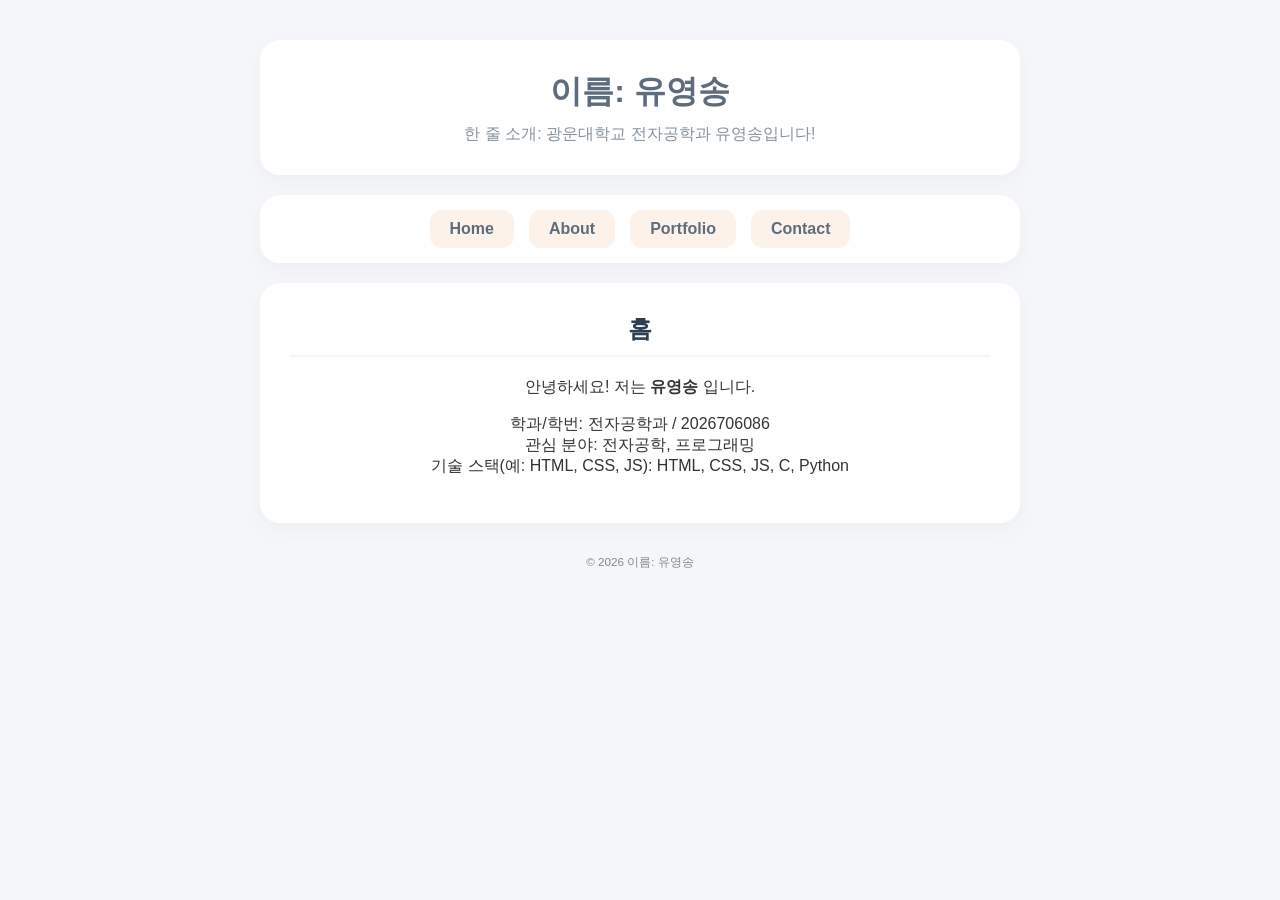
<file: index.html>
<!DOCTYPE html>
<html lang="ko">
<head>
  <meta charset="UTF-8" />
  <meta name="viewport" content="width=device-width, initial-scale=1.0"/>
  <title>인터넷활용 실습 템플릿</title>
  <link rel="stylesheet" href="style2.css">
</head>
<body>
<header>
  <h1>이름: 유영송</h1>
  <p class="subtitle">한 줄 소개: 광운대학교 전자공학과 유영송입니다!</p>
</header>
<nav>
  <a href="index.html">Home</a>
  <a href="about.html">About</a>
  <a href="portfolio.html">Portfolio</a>
  <a href="contact.html">Contact</a>
</nav>
<main class="container">
<section>
  <h2>홈</h2>
  <p>안녕하세요! 저는 <strong>유영송</strong> 입니다.</p>
  <ul>
    <li>학과/학번: 전자공학과 / 2026706086</li>
    <li>관심 분야: 전자공학, 프로그래밍</li>
    <li>기술 스택(예: HTML, CSS, JS): HTML, CSS, JS, C, Python</li>
  </ul>
</section>
</main>
<footer>
  <small>&copy; <span id="year"></span> 이름: 유영송</small>
</footer>
<script src="script.js"></script>
</body>
</html>
</file>
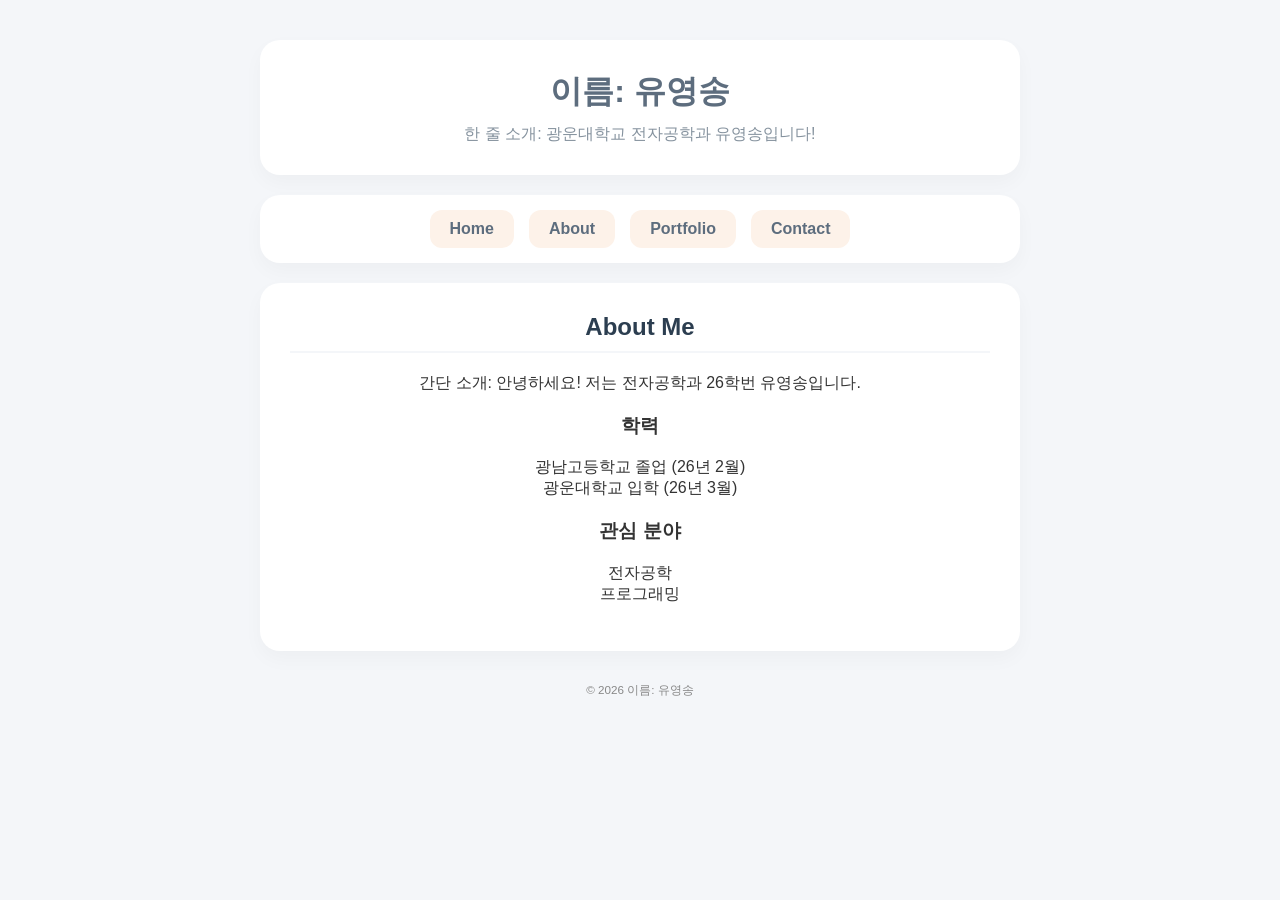
<file: about.html>
<!DOCTYPE html>
<html lang="ko">

<head>
  <meta charset="UTF-8" />
  <meta name="viewport" content="width=device-width, initial-scale=1.0" />
  <title>인터넷활용 실습 템플릿</title>
  <link rel="stylesheet" href="style2.css">
</head>

<body>
  <header>
    <h1>이름: 유영송</h1>
    <p class="subtitle">한 줄 소개: 광운대학교 전자공학과 유영송입니다!</p>
  </header>
  <nav>
    <a href="index.html">Home</a>
    <a href="about.html">About</a>
    <a href="portfolio.html">Portfolio</a>
    <a href="contact.html">Contact</a>
  </nav>
  <main class="container">
    <section>
      <h2>About Me</h2>
      <p>간단 소개: 안녕하세요! 저는 전자공학과 26학번 유영송입니다.</p>
      <h3>학력</h3>
      <ul>
        <li>광남고등학교 졸업 (26년 2월)</li>
        <li>광운대학교 입학 (26년 3월)</li>
      </ul>
      <h3>관심 분야</h3>
      <ul>
        <li>전자공학</li>
        <li>프로그래밍</li>
      </ul>
    </section>
  </main>
  <footer>
    <small>&copy; <span id="year"></span> 이름: 유영송</small>
  </footer>
  <script src="script.js"></script>
</body>

</html>
</file>
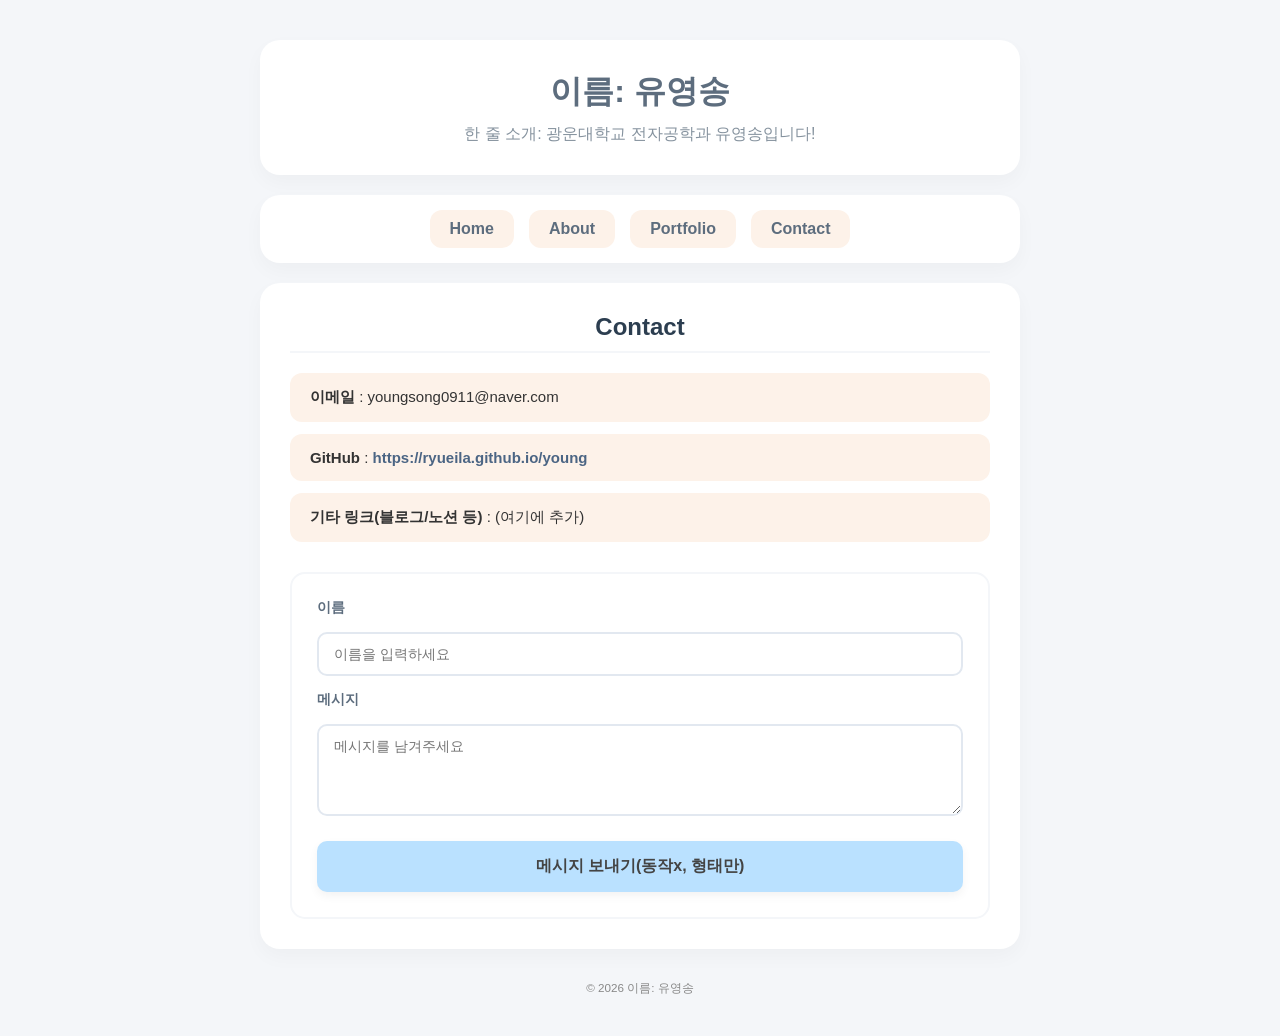
<file: contact.html>
<!DOCTYPE html>
<html lang="ko">

<head>
  <meta charset="UTF-8" />
  <meta name="viewport" content="width=device-width, initial-scale=1.0" />
  <title>인터넷활용 실습 템플릿</title>
  <link rel="stylesheet" href="style2.css">
  <style>
    /* ----- Contact 페이지 전용 스타일 ----- */
    .contact-section {
      text-align: left;
    }

    /* 연락처 정보 리스트 카드 스타일 */
    .contact-info {
      display: flex;
      flex-direction: column;
      gap: 12px;
      margin-bottom: 30px;
    }

    .contact-info li {
      background-color: #fdf2e9;
      /* 연한 살구색 */
      padding: 15px 20px;
      border-radius: 12px;
      font-size: 15px;
      color: #333;
    }

    .contact-info a {
      color: #4b6584;
      font-weight: bold;
      text-decoration: none;
    }

    .contact-info a:hover {
      text-decoration: underline;
    }

    /* 폼 전체 테두리 상자 */
    .contact-form {
      background-color: #ffffff;
      border: 2px solid #f4f6f9;
      padding: 25px;
      border-radius: 15px;
      display: flex;
      flex-direction: column;
      gap: 15px;
    }

    .contact-form label {
      font-size: 14px;
      font-weight: bold;
      color: #5d6d7e;
    }

    /* 입력창 및 텍스트 영역 */
    .contact-form input,
    .contact-form textarea {
      padding: 12px 15px;
      border: 2px solid #e2e8f0;
      border-radius: 10px;
      font-family: inherit;
      font-size: 14px;
      outline: none;
      transition: border-color 0.3s;
    }

    /* 입력창 클릭(포커스) 시 파스텔 블루 포인트 */
    .contact-form input:focus,
    .contact-form textarea:focus {
      border-color: #bae1ff;
    }

    /* 보내기 버튼 */
    .btn-submit {
      background-color: #bae1ff;
      color: #444;
      padding: 15px;
      border: none;
      border-radius: 10px;
      font-weight: bold;
      font-size: 16px;
      cursor: pointer;
      transition: all 0.2s;
      margin-top: 10px;
    }

    .btn-submit:hover {
      background-color: #a5d4fc;
      transform: translateY(-2px);
    }
  </style>
</head>

<body>
  <header>
    <h1>이름: 유영송</h1>
    <p class="subtitle">한 줄 소개: 광운대학교 전자공학과 유영송입니다!</p>
  </header>
  <nav>
    <a href="index.html">Home</a>
    <a href="about.html">About</a>
    <a href="portfolio.html">Portfolio</a>
    <a href="contact.html">Contact</a>
  </nav>
  <main class="container">
    <section class="contact-section">
      <h2>Contact</h2>
      <ul class="contact-info">
        <li><strong>이메일</strong> : youngsong0911@naver.com</li>
        <li><strong>GitHub</strong> : <a href="https://ryueila.github.io/young" target="_blank">https://ryueila.github.io/young</a></li>
        <li><strong>기타 링크(블로그/노션 등)</strong> : (여기에 추가)</li>
      </ul>

      <form class="contact-form">
        <label for="name">이름</label>
        <input type="text" id="name" placeholder="이름을 입력하세요">

        <label for="message">메시지</label>
        <textarea id="message" rows="4" placeholder="메시지를 남겨주세요"></textarea>

        <button type="submit" class="btn-submit">메시지 보내기(동작x, 형태만)</button>
      </form>
    </section>
  </main>
  <footer>
    <small>&copy; <span id="year"></span> 이름: 유영송</small>
  </footer>
  <script src="script.js"></script>
</body>

</html>
</file>
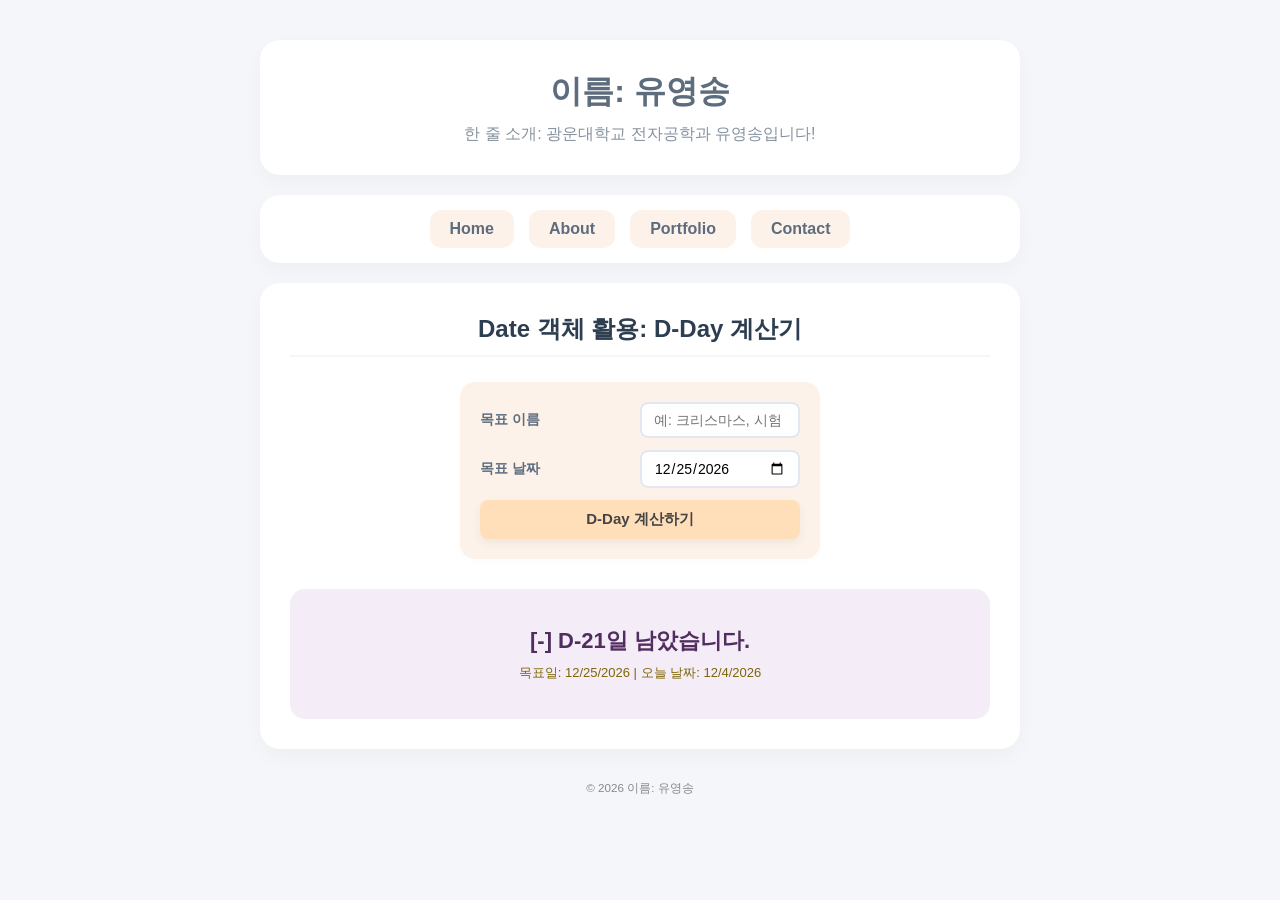
<file: dday.html>
<!DOCTYPE html>
<html lang="ko">

<head>
    <meta charset="UTF-8" />
    <meta name="viewport" content="width=device-width, initial-scale=1.0" />
    <title>인터넷활용 실습 템플릿</title>
    <link rel="stylesheet" href="style2.css">
    <style>
        /* 이 페이지에서만 쓸 디데이 전용 파스텔톤 스타일 */
        .dday-section {
            text-align: center;
        }

        .dday-section h2 {
            color: #2c3e50;
            margin-top: 0;
            font-size: 24px;
        }

        /* 입력 폼 제어 영역 */
        .dday-setter {
            display: flex;
            flex-direction: column;
            gap: 12px;
            max-width: 320px;
            margin: 25px auto;
            background-color: #fdf2e9;
            /* 연한 살구색 미니 카드 */
            padding: 20px;
            border-radius: 15px;
            box-shadow: 0 4px 10px rgba(0, 0, 0, 0.01);
        }

        .form-group {
            display: flex;
            align-items: center;
            justify-content: space-between;
            gap: 10px;
        }

        .form-group label {
            font-size: 14px;
            font-weight: bold;
            color: #5d6d7e;
        }

        /* 달력 및 입력창 스타일 */
        .dday-setter input {
            padding: 8px 12px;
            border: 2px solid #e2e8f0;
            border-radius: 8px;
            font-family: inherit;
            font-size: 14px;
            outline: none;
            transition: border-color 0.3s;
            width: 160px;
            box-sizing: border-box;
        }

        .dday-setter input:focus {
            border-color: #ffdfba;
        }

        /* 계산 버튼 (기존 공통 버튼 스타일 응용) */
        .btn-calc {
            background-color: #ffdfba;
            /* 파스텔 오렌지 */
            color: #444;
            border: none;
            padding: 10px;
            border-radius: 8px;
            font-weight: bold;
            cursor: pointer;
            font-size: 15px;
            transition: all 0.2s;
        }

        .btn-calc:hover {
            filter: brightness(0.95);
            transform: translateY(-1px);
        }

        /* 결과창 디자인 상자 */
        #ddayResult {
            margin-top: 30px;
            padding: 25px;
            background-color: #f4ecf7;
            /* 연한 파스텔 보라색 결과 상자 */
            border-radius: 15px;
            color: #512e5f;
            min-height: 80px;
            display: flex;
            flex-direction: column;
            justify-content: center;
            align-items: center;
            gap: 8px;
        }

        #ddayResult h3 {
            margin: 0;
            font-size: 22px;
            font-weight: bold;
        }

        #ddayResult p {
            margin: 0;
            font-size: 13px;
            color: #7d6608;
        }
    </style>
    <script>
        // 페이지 로드 시 오늘 날짜 기준으로 초기 안내 메시지 띄우기
        window.onload = function () {
            // 2026년 기준 기본 타겟 날짜 예시 세팅 (예: 2026-12-25)
            document.getElementById("targetDate").value = "2026-12-25";
            calculateDDay();
        }

        function calculateDDay() {
            let titleInput = document.getElementById("targetTitle").value.trim();
            let dateInput = document.getElementById("targetDate").value;
            let resultBox = document.getElementById("ddayResult");

            // 날짜를 선택하지 않았을 때 예외 처리
            if (!dateInput) {
                resultBox.innerHTML = "<h3>목표 날짜를 선택해 주세요!</h3>";
                return;
            }

            if (!titleInput) {
                titleInput = "-";
            }

            let now = new Date();
            // 시간 계산의 정확성을 위해 오늘 날짜의 시, 분, 초, 밀리초를 0으로 초기화합니다.
            let today = new Date(now.getFullYear(), now.getMonth(), now.getDate());

            // 입력받은 연, 월, 일 분리하여 Date 객체 생성
            let parts = dateInput.split("-");
            let targetDate = new Date(parts[0], parts[1] - 1, parts[2]);

            // 날짜 차이 계산 (밀리초 단위)
            let diffMs = targetDate.getTime() - today.getTime();
            // 밀리초를 일(day) 단위로 변환
            let diffDay = Math.ceil(diffMs / (1000 * 60 * 60 * 24));

            // HTML 구조로 출력 문자열 만들기
            let resultHTML = "";

            if (diffDay === 0) {
                resultHTML = `<h3>[${titleInput}] D-Day</h3>`;
            } else if (diffDay > 0) {
                resultHTML = `<h3>[${titleInput}] D-${diffDay}일 남았습니다.</h3>`;
            } else {
                resultHTML = `<h3>[${titleInput}] D+${Math.abs(diffDay)}일 지났습니다.</h3>`;
            }

            // 하단에 기준 정보 추가 표기
            resultHTML += `<p>목표일: ${targetDate.toLocaleDateString()} | 오늘 날짜: ${today.toLocaleDateString()}</p>`;

            // 화면 업데이트
            resultBox.innerHTML = resultHTML;
        }
    </script>
</head>

<body>
    <header>
        <h1>이름: 유영송</h1>
        <p class="subtitle">한 줄 소개: 광운대학교 전자공학과 유영송입니다!</p>
    </header>
    <nav>
        <a href="index.html">Home</a>
        <a href="about.html">About</a>
        <a href="portfolio.html">Portfolio</a>
        <a href="contact.html">Contact</a>
    </nav>
    <main class="container">
        <section class="dday-section">
            <h2>Date 객체 활용: D-Day 계산기</h2>

            <div class="dday-setter">
                <div class="form-group">
                    <label for="targetTitle">목표 이름</label>
                    <input type="text" id="targetTitle" placeholder="예: 크리스마스, 시험">
                </div>
                <div class="form-group">
                    <label for="targetDate">목표 날짜</label>
                    <input type="date" id="targetDate">
                </div>
                <button class="btn-calc" onclick="calculateDDay()">D-Day 계산하기</button>
            </div>

            <div id="ddayResult">
            </div>
        </section>
    </main>
    <footer>
        <small>&copy; <span id="year"></span> 이름: 유영송</small>
    </footer>
    <script src="script.js"></script>
</body>

</html>
</file>
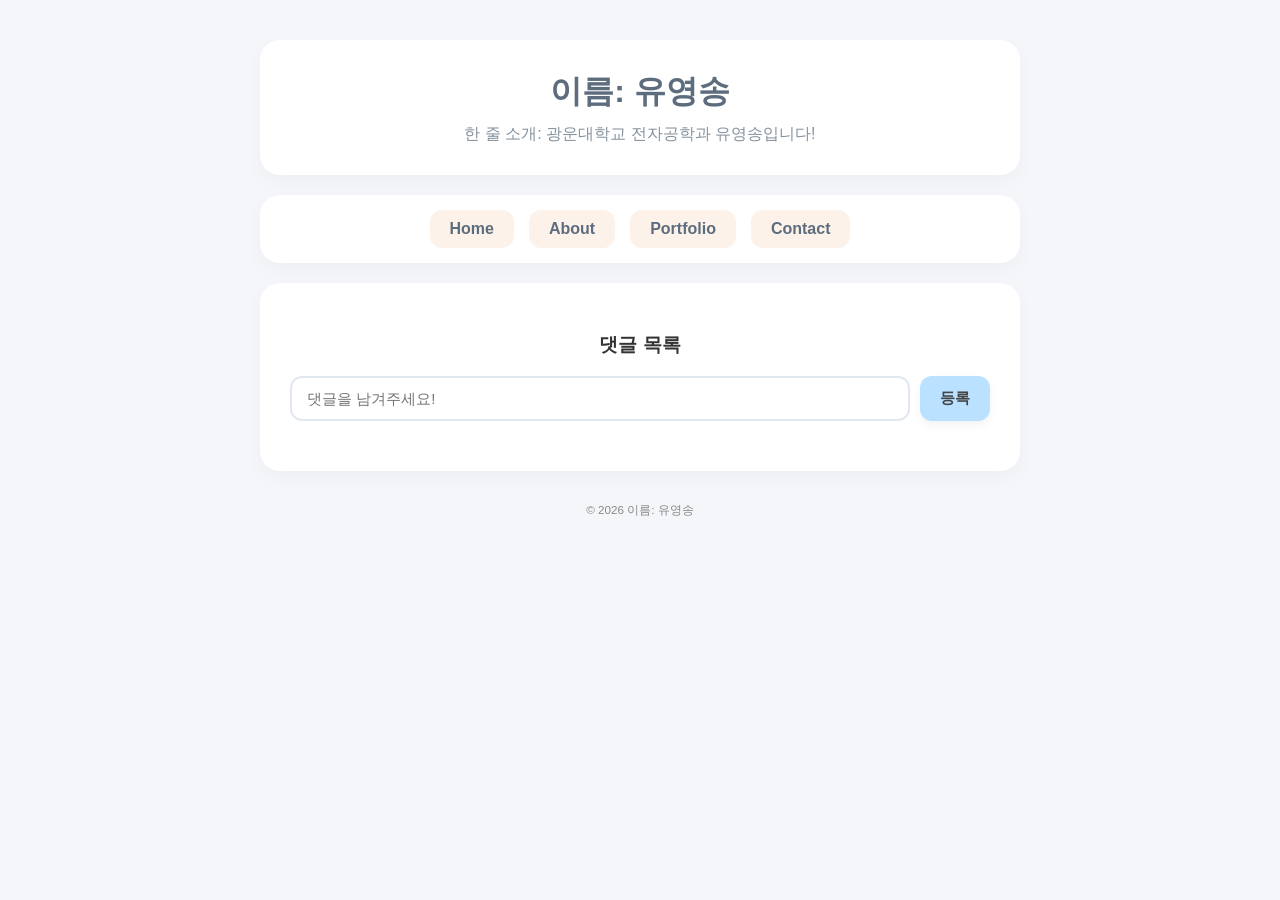
<file: dom_list.html>
<!DOCTYPE html>
<html lang="ko">

<head>
    <meta charset="UTF-8" />
    <meta name="viewport" content="width=device-width, initial-scale=1.0" />
    <title>인터넷활용 실습 템플릿</title>
    <link rel="stylesheet" href="style2.css">
    <style>
        .comment-section {
            text-align: left;
            /* 댓글 영역은 왼쪽 정렬이 자연스럽습니다 */
            margin-top: 20px;
        }

        /* 입력창과 버튼을 나란히 배치 */
        .comment-input-area {
            display: flex;
            gap: 10px;
            margin-bottom: 20px;
        }

        #commentInput {
            flex-grow: 1;
            /* 남은 공간을 모두 차지하도록 설정 */
            padding: 12px 15px;
            border: 2px solid #e2e8f0;
            border-radius: 12px;
            font-size: 15px;
            outline: none;
            transition: border-color 0.3s;
            font-family: 'Noto Sans KR', sans-serif;
        }

        #commentInput:focus {
            border-color: #bae1ff;
            /* 포커스 시 파스텔 블루 테두리 */
        }

        .btn-submit {
            background-color: #bae1ff;
            color: #444;
            padding: 12px 20px;
            border: none;
            border-radius: 12px;
            cursor: pointer;
            font-weight: bold;
            font-size: 15px;
            transition: transform 0.2s, filter 0.3s;
            white-space: nowrap;
        }

        .btn-submit:hover {
            filter: brightness(0.95);
        }

        /* 댓글 목록 리스트 스타일 */
        #commentList {
            list-style: none;
            /* 기본 점(bullet) 제거 */
            padding: 0;
            margin: 0;
            display: flex;
            flex-direction: column;
            gap: 12px;
            /* 댓글 사이 간격 */
        }

        #commentList li {
            background-color: #fdf2e9;
            /* 연한 살구색 카드 */
            padding: 15px 20px;
            border-radius: 12px;
            display: flex;
            flex-direction: column;
            gap: 8px;
            box-shadow: 0 2px 5px rgba(0, 0, 0, 0.02);
            transition: transform 0.2s;
            text-align: left;
        }

        #commentList li:hover {
            transform: translateY(-2px);
            /* 마우스 올렸을 때 살짝 떠오르는 효과 */
        }

        .comment-header {
            display: flex;
            justify-content: space-between;
            align-items: center;
            font-size: 12px;
            color: #85929e;
        }

        .comment-text {
            font-size: 15px;
            color: #333;
            line-height: 1.5;
            word-break: break-all;
            /* 긴 영어/숫자 줄바꿈 처리 */
        }

        .delete-btn {
            background: none;
            border: none;
            color: #d9534f;
            /* 파스텔 레드 */
            cursor: pointer;
            font-size: 12px;
            font-weight: bold;
            padding: 0;
            margin: 0;
        }

        .delete-btn:hover {
            text-decoration: underline;
        }

        /* 공감 버튼 기본 스타일 (더 얇고 슬림하게 수정) */
        .like-btn {
            background-color: #ffffff;
            border: 1px solid #e2e8f0;
            border-radius: 20px;
            padding: 2px 8px;
            /* 안쪽 여백을 줄여 버튼을 얇게 만듦 */
            font-size: 12px;
            /* 글씨 크기도 살짝 축소 */
            color: #555;
            cursor: pointer;
            display: flex;
            align-items: center;
            gap: 3px;
            transition: all 0.2s ease;
        }

        /* 공감 버튼에 마우스를 올렸을 때 */
        .like-btn:hover {
            background-color: #f1f5f9;
            /* 은은한 그레이 톤 */
            border-color: #cbd5e1;
        }

        /* 공감이 활성화되었을 때 (클릭 후) */
        .like-btn.liked {
            background-color: #e2e8f0;
            /* 조금 더 짙은 그레이 */
            border-color: #cbd5e1;
            color: #000000;
            /* 글자와 하트 색상을 진한 검은색으로 */
            font-weight: bold;
        }
    </style>
    <script>
        // 댓글 추가 함수
        function addComment() {
            var inputElem = document.getElementById("commentInput");
            var inputStr = inputElem.value;

            // 1. 내용 빈 문자열 체크
            if (inputStr.trim() === "") {
                alert("댓글 내용을 입력해주세요.");
                inputElem.focus();
                return;
            }

            // 2. 현재 날짜와 시간 구하기 (YYYY-MM-DD HH:MM)
            var now = new Date();
            var year = now.getFullYear();
            var month = String(now.getMonth() + 1).padStart(2, '0');
            var date = String(now.getDate()).padStart(2, '0');
            var hours = String(now.getHours()).padStart(2, '0');
            var minutes = String(now.getMinutes()).padStart(2, '0');
            var timeString = year + "-" + month + "-" + date + " " + hours + ":" + minutes;

            // 3. 부모 요소(ul) 찾기 및 새로운 요소(li) 생성
            var parent = document.getElementById("commentList");
            var newLi = document.createElement("li");

            // 4. HTML 구조 채우기 (기본 하트를 ♡ 기호로 변경)
            newLi.innerHTML = `
            <div class="comment-header">
                <span class="timestamp">${timeString}</span>
                <button class="delete-btn">삭제</button>
            </div>
            <div class="comment-text">${inputStr}</div>
            <div class="comment-footer">
                <button class="like-btn">
                    <span class="like-icon">♡</span>
                    <span class="like-count">0</span>
                </button>
            </div>
        `;

            // 5. 삭제 버튼 이벤트 연결
            var deleteBtn = newLi.querySelector('.delete-btn');
            deleteBtn.onclick = function () {
                parent.removeChild(newLi);
            };

            // 6. 공감(좋아요) 토글 이벤트 연결 (검은색 기본 하트 토글)
            var likeBtn = newLi.querySelector('.like-btn');
            var likeIcon = newLi.querySelector('.like-icon');
            var likeCount = newLi.querySelector('.like-count');

            var count = 0;
            var isLiked = false;

            likeBtn.onclick = function () {
                if (!isLiked) {
                    count++;
                    likeIcon.textContent = "♥"; // 채워진 검은 하트
                    likeBtn.classList.add('liked');
                    isLiked = true;
                } else {
                    count--;
                    likeIcon.textContent = "♡"; // 빈 기본 하트
                    likeBtn.classList.remove('liked');
                    isLiked = false;
                }
                likeCount.textContent = count;
            };

            // 7. 리스트에 추가
            parent.prepend(newLi);

            // 8. 입력 창 초기화
            inputElem.value = "";
            inputElem.focus();
        }

        // 엔터 키 입력 처리
        function handleEnterKey(event) {
            if (event.key === 'Enter') {
                addComment();
            }
        }
    </script>
</head>

<body>
    <header>
        <h1>이름: 유영송</h1>
        <p class="subtitle">한 줄 소개: 광운대학교 전자공학과 유영송입니다!</p>
    </header>
    <nav>
        <a href="index.html">Home</a>
        <a href="about.html">About</a>
        <a href="portfolio.html">Portfolio</a>
        <a href="contact.html">Contact</a>
    </nav>
    <main class="container">
        <section>
            <h3>댓글 목록</h3>
            <ul id="commentList"></ul>
            <div class="comment-input-area">
                <input type="text" id="commentInput" placeholder="댓글을 남겨주세요!" onkeypress="handleEnterKey(event)">
                <button class="btn-submit" onclick="addComment()">등록</button>
            </div>
        </section>

    </main>
    <footer>
        <small>&copy; <span id="year"></span> 이름: 유영송</small>
    </footer>
    <script src="script.js"></script>
</body>

</html>
</file>
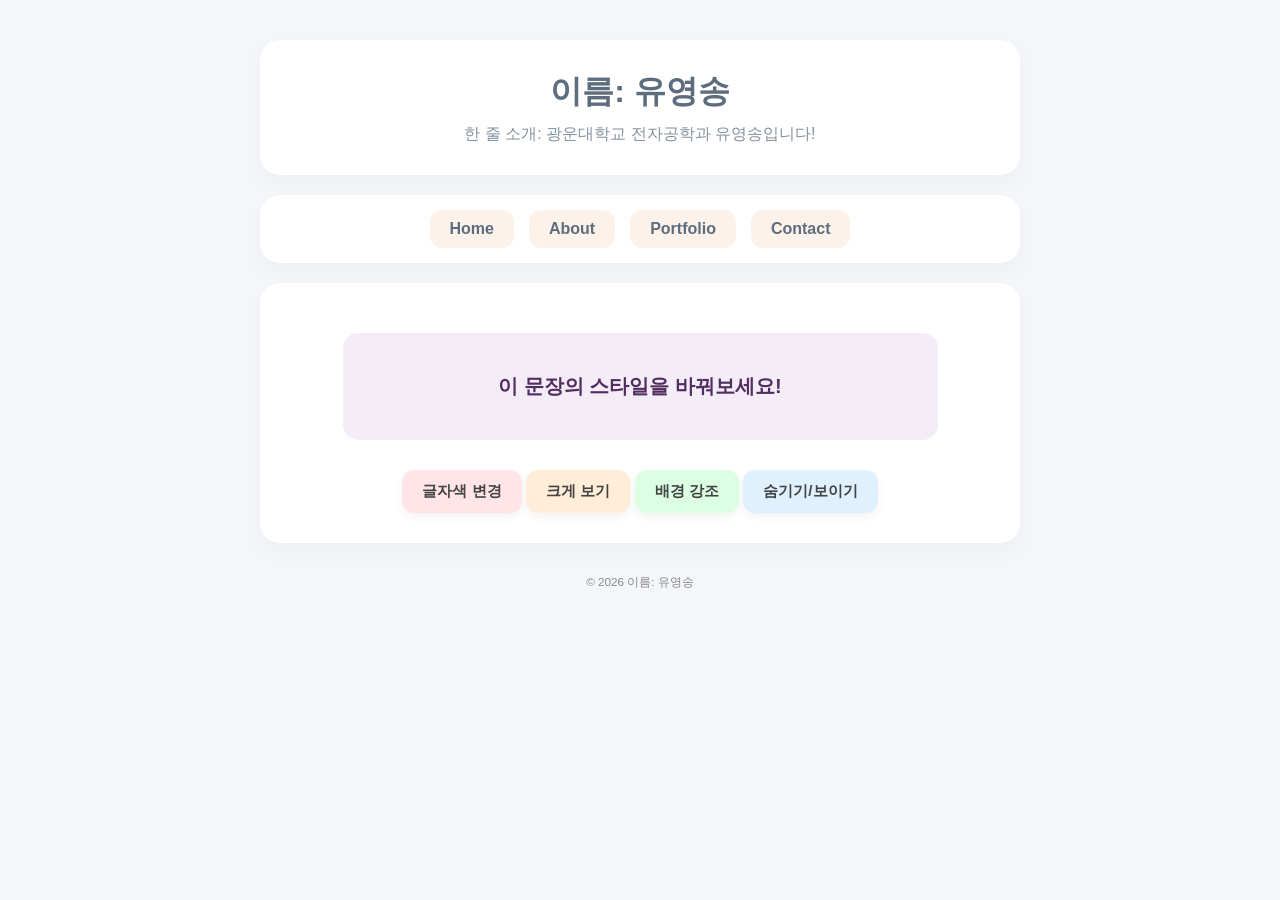
<file: dom_style.html>
<!DOCTYPE html>
<html lang="ko">

<head>
    <meta charset="UTF-8" />
    <meta name="viewport" content="width=device-width, initial-scale=1.0" />
    <title>인터넷활용 실습 템플릿</title>
    <link rel="stylesheet" href="style2.css">
    <style>
        .btn-pink {
            background-color: #ffe5e8;
        }
        
        .btn-orange {
            background-color: #ffedd8;
        }

        .btn-green {
            background-color: #dcffe4;
        }

        .btn-blue {
            background-color: #dff1ff;
        }

    </style>
    <script>
        // 1. 글자색 변경 및 토글 함수
        function changeColor() {
            var obj = document.getElementById("target");
            // 현재 글자색이 변경된 상태(RGB 값으로 체크)인지 확인
            if (obj.style.color === "rgb(217, 83, 79)" || obj.style.color === "#d9534f") {
                obj.style.color = ""; // 원래대로
            } else {
                obj.style.color = "#d9534f"; // 파스텔 레드
            }
        }

        // 2. 글자 크기 변경 및 토글 함수
        function changeSize() {
            var obj = document.getElementById("target");
            if (obj.style.fontSize === "32px") {
                obj.style.fontSize = ""; // 원래대로
            } else {
                obj.style.fontSize = "32px"; // 크게 보기
            }
        }

        // 3. 배경색 변경 및 토글 함수
        function changeBackground() {
            var obj = document.getElementById("target");
            // 현재 배경색이 변경된 상태(RGB 값으로 체크)인지 확인
            if (obj.style.backgroundColor === "rgb(255, 242, 204)" || obj.style.backgroundColor === "#fff2cc") {
                obj.style.backgroundColor = ""; // 원래대로
            } else {
                obj.style.backgroundColor = "#fff2cc"; // 파스텔 옐로우
            }
        }

        // 4. 숨기기/보이기 토글 함수
        function toggleVisibility() {
            var obj = document.getElementById("target");

            // 현재 display 속성 값을 확인
            // 주의: 스타일이 인라인으로 설정되지 않은 초기 상태는 빈 문자열("")일 수 있음
            if (obj.style.display === "none") {
                obj.style.display = "block";
            } else {
                obj.style.display = "none";
            }
        }
        function resetStyle() {
            var obj = document.getElementById("target");
            obj.style.color = "";           // 원래 글자색으로 복원
            obj.style.fontSize = "";        // 원래 글자 크기로 복원
            obj.style.backgroundColor = ""; // 원래 배경색으로 복원
        }
    </script>
</head>

<body>
    <header>
        <h1>이름: 유영송</h1>
        <p class="subtitle">한 줄 소개: 광운대학교 전자공학과 유영송입니다!</p>
    </header>
    <nav>
        <a href="index.html">Home</a>
        <a href="about.html">About</a>
        <a href="portfolio.html">Portfolio</a>
        <a href="contact.html">Contact</a>
    </nav>
    <main class="container">
        <section>
            <p id="target">이 문장의 스타일을 바꿔보세요!</p>
            <button class="btn-pink" onclick="changeColor()">글자색 변경</button>
            <button class="btn-orange" onclick="changeSize()">크게 보기</button>
            <button class="btn-green" onclick="changeBackground()">배경 강조</button>
            <button class="btn-blue"onclick="toggleVisibility()">숨기기/보이기</button>
        </section>
    </main> 
    <footer>
        <small>&copy; <span id="year"></span> 이름: 유영송</small>
    </footer>
    <script src="script.js"></script>
</body>

</html>
</file>
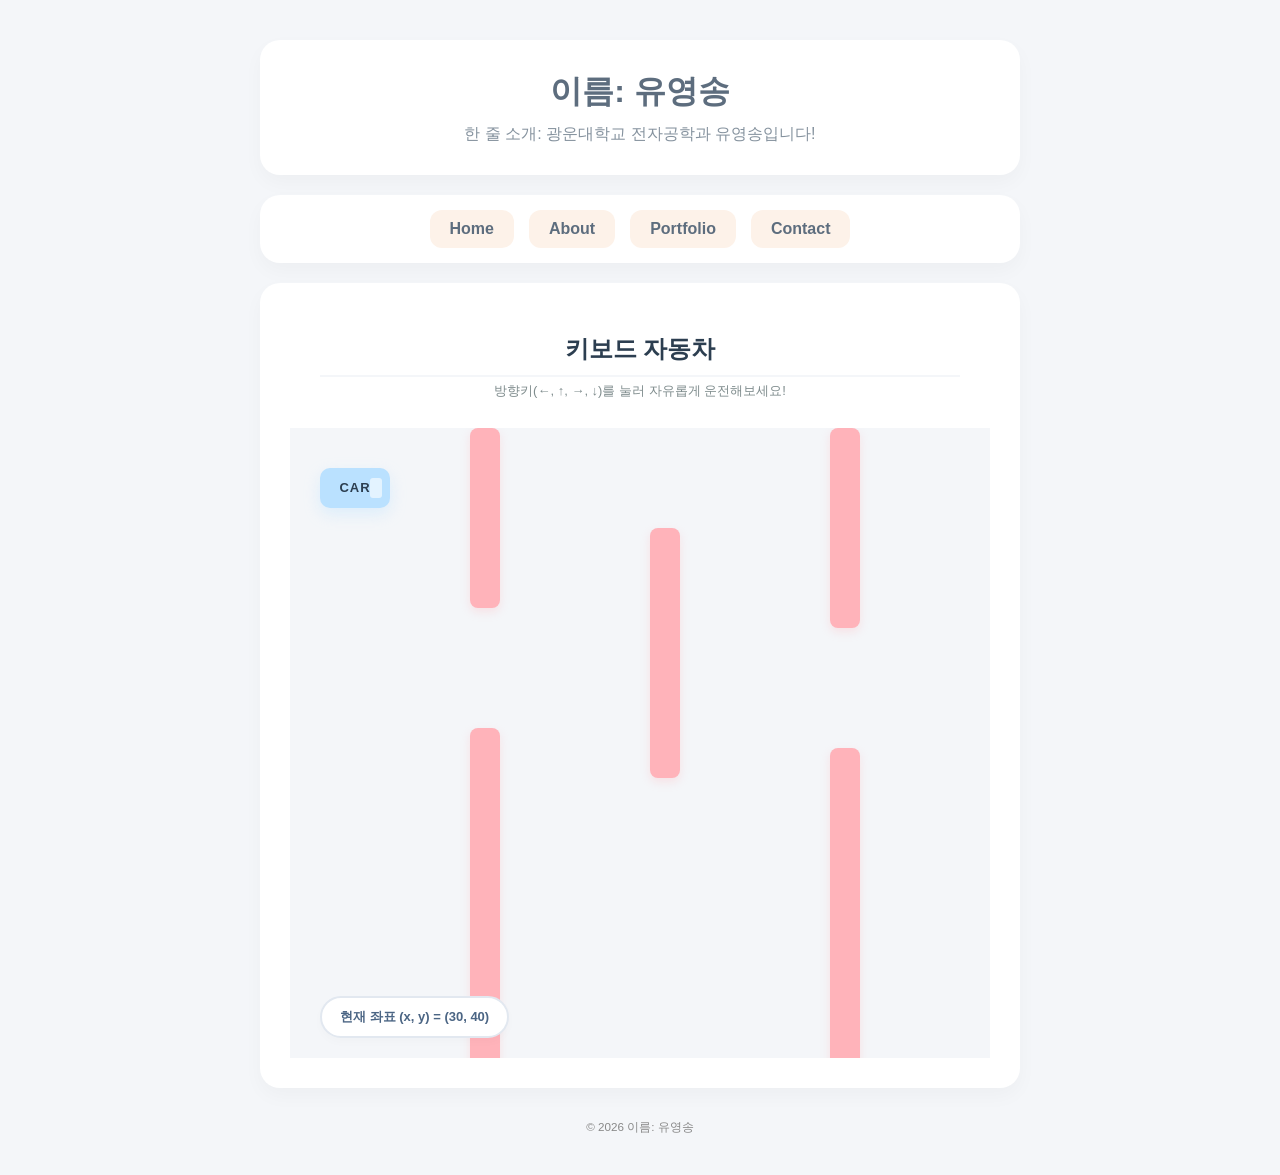
<file: event_car.html>
<!DOCTYPE html>
<html lang="ko">

<head>
    <meta charset="UTF-8" />
    <meta name="viewport" content="width=device-width, initial-scale=1.0" />
    <title>실습 6: 키보드 자동차</title>
    <link rel="stylesheet" href="style2.css">
    <style>
        .moving-area {
            font-family: 'Noto Sans KR', sans-serif;
            background-color: #ffffff;
            margin: 0;
            height: 70vh;
            /* 💡 전체 레이아웃과의 조화를 위해 높이를 100vh -> 70vh로 최적화했습니다 */
            overflow: hidden;
            /* 전체 스크롤바 방지 */

            /* 상하 레이아웃 분리를 위한 Flexbox 설정 */
            display: flex;
            flex-direction: column;
        }

        /* ──────── 1. 상단 제목 영역 (독립 구역) ──────── */
        .title-area {
            background-color: #ffffff;
            padding: 20px 30px;
            height: 95px; /* 높이 고정 */
            box-sizing: border-box;
            
            /* 💡 여기에 원하는 만큼 여백(공간)을 추가합니다 */
            margin-bottom: 20px; 
        }

        .title-area h2 {
            margin: 0 0 5px 0;
            color: #2c3e50;
        }

        .title-area p {
            margin: 0;
            color: #7f8c8d;
            font-size: 13px;
        }

        /* ──────── 2. 하단 게임 필드 영역 (독립 구역) ──────── */
        #game-field {
            flex: 1;
            /* 남은 화면 전체를 차지 */
            background-color: #f4f6f9;
            /* 게임판 전용 파스텔 배경 */
            position: relative;
            /* 이제 자동차와 벽은 이 필드 기준으로 움직입니다! */
            overflow: hidden;
        }

        /* 🚗 귀여운 파스텔톤 자동차 디자인 */
        #car {
            position: absolute;
            left: 30px;
            top: 40px;
            /* 필드가 내려왔으므로 초기 Y축을 알맞게 조정 */
            width: 70px;
            height: 40px;
            background-color: #bae1ff;
            border: none;
            border-radius: 10px;
            box-shadow: 0 6px 15px rgba(186, 225, 255, 0.4);
            color: #2c3e50;
            font-weight: bold;
            text-align: center;
            line-height: 40px;
            font-size: 13px;
            letter-spacing: 1px;
            z-index: 5;
        }

        #car::after {
            content: '';
            position: absolute;
            right: 8px;
            top: 10px;
            width: 12px;
            height: 20px;
            background-color: rgba(255, 255, 255, 0.6);
            border-radius: 3px;
        }

        /* 🧱 파스텔 핑크 미로 벽 공통 스타일 */
        .wall {
            position: absolute;
            background-color: #ffb3ba;
            border-radius: 8px;
            box-shadow: 0 4px 10px rgba(255, 179, 186, 0.3);
            z-index: 2;
        }

        /* 📊 하단 계기판 스타일 */
        #info {
            position: absolute;
            /* fixed에서 absolute로 변경하여 게임필드 내부에 종속 */
            bottom: 20px;
            left: 30px;
            padding: 10px 18px;
            background: #ffffff;
            border: 2px solid #e2e8f0;
            border-radius: 30px;
            font-size: 13px;
            font-weight: bold;
            color: #4b6584;
            box-shadow: 0 4px 10px rgba(0, 0, 0, 0.02);
            z-index: 10;
        }
    </style>
    <script>
        // 자동차 초기 위치 설정
        var x = 30;
        var y = 40;
        var step = 15;

        // 🧱 미로 벽들의 좌표 데이터 배열
        var wallsData = [
            { x: 180, y: 0, w: 30, h: 180 },  // 첫 번째 벽 (아래로 통과)
            { x: 180, y: 300, w: 30, h: 400 },
            { x: 360, y: 100, w: 30, h: 250 },  // 두 번째 벽 (위나 아래로 통과)
            { x: 540, y: 0, w: 30, h: 200 },  // 세 번째 벽 (아래로 통과)
            { x: 540, y: 320, w: 30, h: 400 }   // 이제 오른쪽 끝 탈출구 영역이 열립니다!
        ];

        window.onload = function () {
            var car = document.getElementById("car");
            var info = document.getElementById("info");
            var gameField = document.getElementById("game-field");

            // [동적 생성] 벽들을 gameField 내부에 집어넣습니다.
            for (var i = 0; i < wallsData.length; i++) {
                var w = wallsData[i];
                var wallDiv = document.createElement("div");
                wallDiv.className = "wall";
                wallDiv.style.left = w.x + "px";
                wallDiv.style.top = w.y + "px";
                wallDiv.style.width = w.w + "px";
                wallDiv.style.height = w.h + "px";
                gameField.appendChild(wallDiv);
            }

            document.onkeydown = function (e) {
                /* 💡 [핵심 해결책] 누른 키가 방향키(37~40)라면 브라우저의 기본 스크롤 동작을 막아줍니다. */
                if (e.keyCode >= 37 && e.keyCode <= 40) {
                    e.preventDefault();
                }

                var prevX = x;
                var prevY = y;

                switch (e.keyCode) {
                    case 37: x -= step; break;
                    case 38: y -= step; break;
                    case 39: x += step; break;
                    case 40: y += step; break;
                }

                /* 화면 이탈 방지 기준 설정 */
                var fieldW = gameField.clientWidth;
                var fieldH = gameField.clientHeight;

                if (x < 0) x = 0;
                if (x > fieldW - 70) x = fieldW - 70;
                if (y < 0) y = 0;
                if (y > fieldH - 40) y = fieldH - 40;

                // 🧱 다중 벽 충돌 감지
                var carWidth = 70;
                var carHeight = 40;

                for (var i = 0; i < wallsData.length; i++) {
                    var wall = wallsData[i];

                    if (x < wall.x + wall.w &&
                        x + carWidth > wall.x &&
                        y < wall.y + wall.h &&
                        y + carHeight > wall.y) {

                        x = prevX;
                        y = prevY;
                        break;
                    }
                }

                // 좌표 적용
                car.style.left = x + "px";
                car.style.top = y + "px";

                // 하단 계기판 업데이트
                info.innerHTML = "📍 현재 좌표 (x, y) = (" + x + ", " + y + ")";
            }
        }
    </script>
</head>

<body>
    <header>
        <h1>이름: 유영송</h1>
        <p class="subtitle">한 줄 소개: 광운대학교 전자공학과 유영송입니다!</p>
    </header>
    <nav>
        <a href="index.html">Home</a>
        <a href="about.html">About</a>
        <a href="portfolio.html">Portfolio</a>
        <a href="contact.html">Contact</a>
    </nav>
    <main class="container">
        <section>
            <div class="title-area">
                <h2>키보드 자동차</h2>
                <p>방향키(←, ↑, →, ↓)를 눌러 자유롭게 운전해보세요!</p>
            </div>

            <div class="moving-area">
                <div id="game-field">
                    <div id="car">CAR</div>
                    <div id="info">현재 좌표 (x, y) = (30, 40)</div>
                </div>
            </div>
        </section>
    </main>
    <footer>
        <small>&copy; <span id="year"></span> 이름: 유영송</small>
    </footer>
    <script src="script.js"></script>
</body>

</html>
</file>
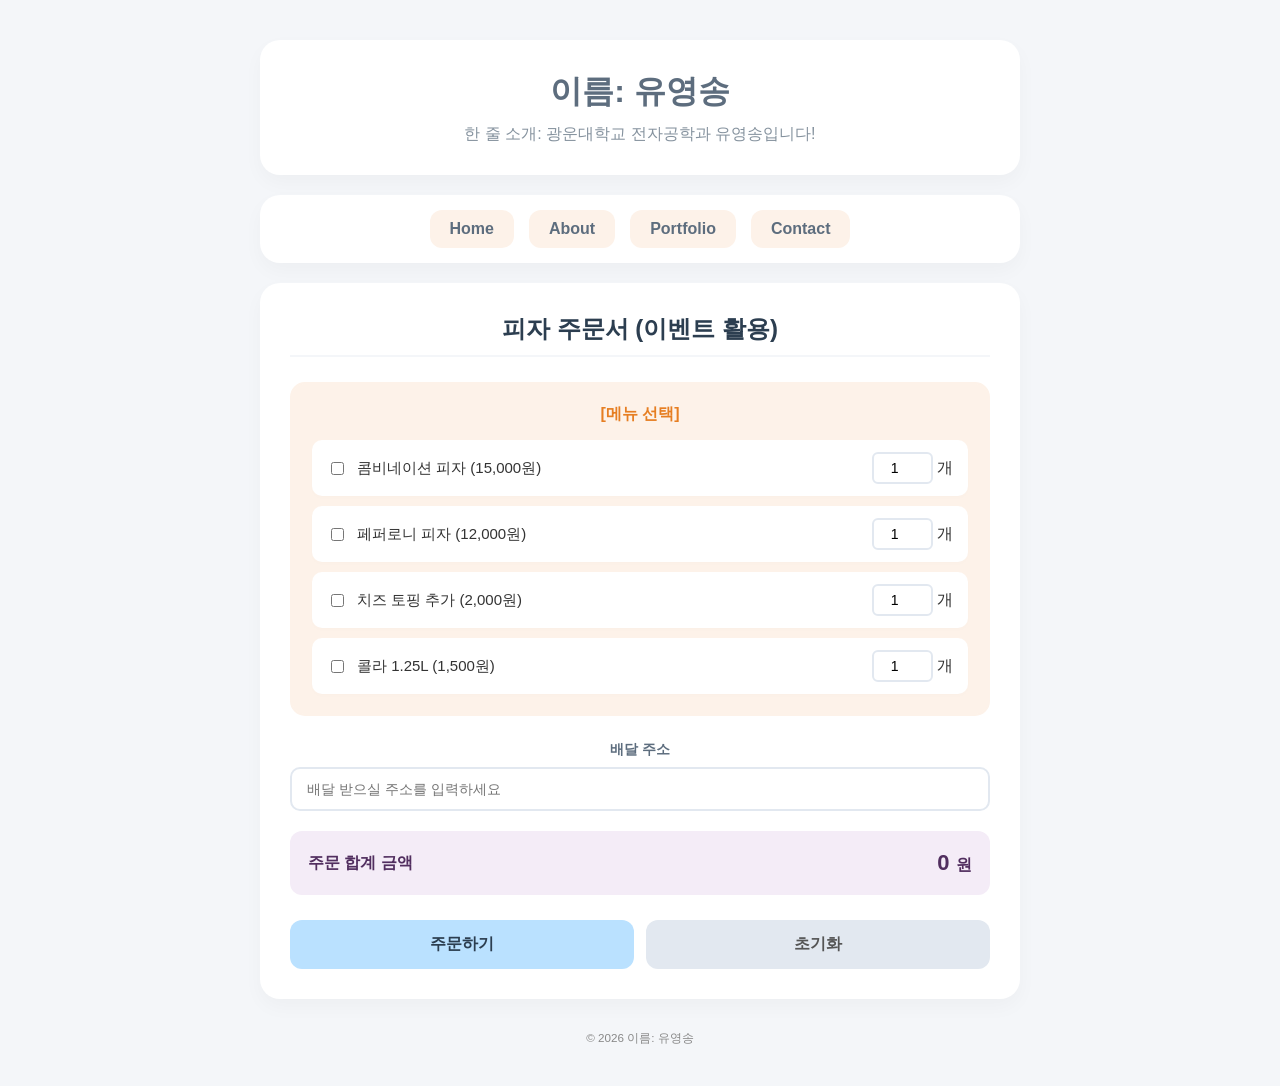
<file: event_oder.html>
<!DOCTYPE html>
<html lang="ko">

<head>
    <meta charset="UTF-8" />
    <meta name="viewport" content="width=device-width, initial-scale=1.0" />
    <title>실습 5: 스마트 피자 주문서</title>
    <link rel="stylesheet" href="style2.css">
    <style>
        /* 피자 주문서 전용 파스텔 스타일 */
        body {
            font-family: 'Noto Sans KR', sans-serif;
            background-color: #f4f6f9;
            margin: 0;
            padding: 40px 20px;
            text-align: center;
        }

        /* 메인 컨테이너 (기존 공통 카드 스타일 반영) */
        .order-container {
            background-color: #ffffff;
            border-radius: 20px;
            box-shadow: 0 8px 20px rgba(0, 0, 0, 0.03);
            max-width: 600px;
            margin: 0 auto;
            padding: 35px;
            box-sizing: border-box;
            text-align: left;
            /* 폼 내부는 안정감 있게 왼쪽 정렬 */
        }

        h2 {
            color: #2c3e50;
            margin-top: 0;
            margin-bottom: 25px;
            font-size: 24px;
            text-align: center;
        }

        /* 메뉴 전체 상자 디자인 (fieldset 대체) */
        #menu_box {
            border: 2px solid #fdf2e9;
            background-color: #fdf2e9;
            /* 연한 살구색 미니 카드화 */
            padding: 20px;
            margin-bottom: 25px;
            border-radius: 15px;
        }

        #menu_box h4 {
            margin-top: 0;
            margin-bottom: 15px;
            color: #e67e22;
            /* 파스텔 오렌지 포인트 */
            font-size: 16px;
        }

        /* 개별 메뉴 줄 레이아웃 */
        .menu-item {
            display: flex;
            align-items: center;
            justify-content: space-between;
            background-color: #ffffff;
            padding: 12px 15px;
            border-radius: 10px;
            margin-bottom: 10px;
            box-shadow: 0 2px 5px rgba(0, 0, 0, 0.01);
        }

        .menu-item:last-child {
            margin-bottom: 0;
        }

        /* 체크박스와 글씨 정렬 */
        .menu-label {
            display: flex;
            align-items: center;
            gap: 10px;
            font-size: 15px;
            color: #333;
            cursor: pointer;
        }

        /* 수량 조절 input 스타일 */
        .menu-qty {
            padding: 6px;
            border: 2px solid #e2e8f0;
            border-radius: 6px;
            font-family: inherit;
            font-size: 14px;
            text-align: center;
            outline: none;
            transition: border-color 0.2s;
        }

        .menu-qty:focus {
            border-color: #ffdfba;
        }

        /* 하단 폼 입력 요소 레이아웃 */
        .form-group {
            display: flex;
            flex-direction: column;
            gap: 8px;
            margin-bottom: 20px;
        }

        .form-group label {
            font-size: 14px;
            font-weight: bold;
            color: #5d6d7e;
        }

        /* 주소창 스타일 */
        #addr {
            padding: 12px 15px;
            border: 2px solid #e2e8f0;
            border-radius: 10px;
            font-family: inherit;
            font-size: 14px;
            outline: none;
            transition: border-color 0.3s;
            width: 100%;
            box-sizing: border-box;
        }

        #addr:focus {
            border-color: #bae1ff;
            /* 클릭 시 파스텔 블루 */
        }

        /* 합계 영역 강조 디자인 */
        .total-group {
            background-color: #f4ecf7;
            /* 연한 파스텔 보라색 */
            padding: 18px;
            border-radius: 12px;
            display: flex;
            justify-content: space-between;
            align-items: center;
            margin-bottom: 25px;
            font-weight: bold;
            color: #512e5f;
        }

        #total {
            background: transparent;
            border: none;
            font-size: 22px;
            font-weight: bold;
            color: #512e5f;
            text-align: right;
            width: 120px;
            outline: none;
        }

        /* 하단 액션 버튼 그룹 */
        .btn-group {
            display: flex;
            gap: 12px;
        }

        .btn-group input[type="submit"],
        .btn-group input[type="reset"] {
            flex: 1;
            padding: 14px;
            font-size: 16px;
            font-weight: bold;
            font-family: inherit;
            border: none;
            border-radius: 12px;
            cursor: pointer;
            transition: all 0.2s;
        }

        .btn-group input[type="submit"] {
            background-color: #bae1ff;
            /* 파스텔 블루 */
            color: #2c3e50;
        }

        .btn-group input[type="reset"] {
            background-color: #e2e8f0;
            /* 연회색 */
            color: #555;
        }

        .btn-group input:hover {
            filter: brightness(0.95);
            transform: translateY(-1px);
        }
    </style>
    <script>
        /* 기능 1: 가격 계산 함수 */
        function recalc() {
            var total = 0;
            var checks = document.getElementsByClassName("menu-check");
            var qtys = document.getElementsByClassName("menu-qty");

            for (var i = 0; i < checks.length; i++) {
                if (checks[i].checked) {
                    var price = parseInt(checks[i].value);
                    var quantity = parseInt(qtys[i].value);

                    if (isNaN(quantity) || quantity < 1) {
                        quantity = 1;
                    }
                    total += price * quantity;
                }
            }
            document.getElementById("total").value = total;
        }

        /* 기능 2: 주소 입력 확인 (브라우저 알림창 버그 차단을 위해 완전히 비워둡니다) */
        function checkAddress() {
            //onblur 무한루프를 유발하는 alert를 삭제했습니다.
            //주소 검사는 아래 validate()에서 안전하게 처리됩니다.
        }

        /* 기능 3: 주문 전송 제어 (주문하기를 누를 때 주소와 상품을 완벽히 검증) */
        function validate(e) {
            var total = parseInt(document.getElementById("total").value);
            var addr = document.getElementById("addr");

            // 1. 주소가 비어있는지 가장 먼저 검사
            if (addr.value.trim() == "") {
                alert("배달 받으실 주소를 반드시 입력해주세요!");
                addr.focus(); // 여기서 포커스를 주면 무한루프 없이 깔끔하게 이동합니다.
                e.preventDefault();
                return false;
            }

            // 2. 상품 선택 여부 확인
            if (total == 0) {
                alert("상품을 적어도 하나는 선택해야 주문 가능합니다.");
                e.preventDefault();
                return false;
            }

            // 3. 최종 주문 완료
            alert("주문이 완료되었습니다! (총 결제금액: " + total + "원)");
            e.preventDefault();
            return false;
        }
    </script>
</head>

<body>
    <header>
        <h1>이름: 유영송</h1>
        <p class="subtitle">한 줄 소개: 광운대학교 전자공학과 유영송입니다!</p>
    </header>
    <nav>
        <a href="index.html">Home</a>
        <a href="about.html">About</a>
        <a href="portfolio.html">Portfolio</a>
        <a href="contact.html">Contact</a>
    </nav>
    <main class="container">
        <section>
            <h2>피자 주문서 (이벤트 활용)</h2>

            <form action="#" onsubmit="return validate(event)">

                <div id="menu_box">
                    <h4>[메뉴 선택]</h4>

                    <div class="menu-item">
                        <label class="menu-label">
                            <input type="checkbox" class="menu-check" value="15000" onchange="recalc()"> 콤비네이션 피자
                            (15,000원)
                        </label>
                        <div>
                            <input type="number" class="menu-qty" value="1" min="1" style="width: 45px;"
                                onchange="recalc()" onkeyup="recalc()"> 개
                        </div>
                    </div>

                    <div class="menu-item">
                        <label class="menu-label">
                            <input type="checkbox" class="menu-check" value="12000" onchange="recalc()"> 페퍼로니 피자
                            (12,000원)
                        </label>
                        <div>
                            <input type="number" class="menu-qty" value="1" min="1" style="width: 45px;"
                                onchange="recalc()" onkeyup="recalc()"> 개
                        </div>
                    </div>

                    <div class="menu-item">
                        <label class="menu-label">
                            <input type="checkbox" class="menu-check" value="2000" onchange="recalc()"> 치즈 토핑 추가
                            (2,000원)
                        </label>
                        <div>
                            <input type="number" class="menu-qty" value="1" min="1" style="width: 45px;"
                                onchange="recalc()" onkeyup="recalc()"> 개
                        </div>
                    </div>

                    <div class="menu-item">
                        <label class="menu-label">
                            <input type="checkbox" class="menu-check" value="1500" onchange="recalc()"> 콜라 1.25L
                            (1,500원)
                        </label>
                        <div>
                            <input type="number" class="menu-qty" value="1" min="1" style="width: 45px;"
                                onchange="recalc()" onkeyup="recalc()"> 개
                        </div>
                    </div>
                </div>

                <div class="form-group">
                    <label for="addr">배달 주소</label>
                    <input type="text" id="addr" onblur="checkAddress()" placeholder="배달 받으실 주소를 입력하세요">
                </div>

                <div class="total-group">
                    <span>주문 합계 금액</span>
                    <div>
                        <input type="text" id="total" value="0" readonly> 원
                    </div>
                </div>

                <div class="btn-group">
                    <input type="submit" value="주문하기">
                    <input type="reset" value="초기화" onclick="setTimeout(recalc, 0)">
                </div>
            </form>
        </section>
    </main>
    <footer>
        <small>&copy; <span id="year"></span> 이름: 유영송</small>
    </footer>
    <script src="script.js"></script>
</body>

</html>
</file>
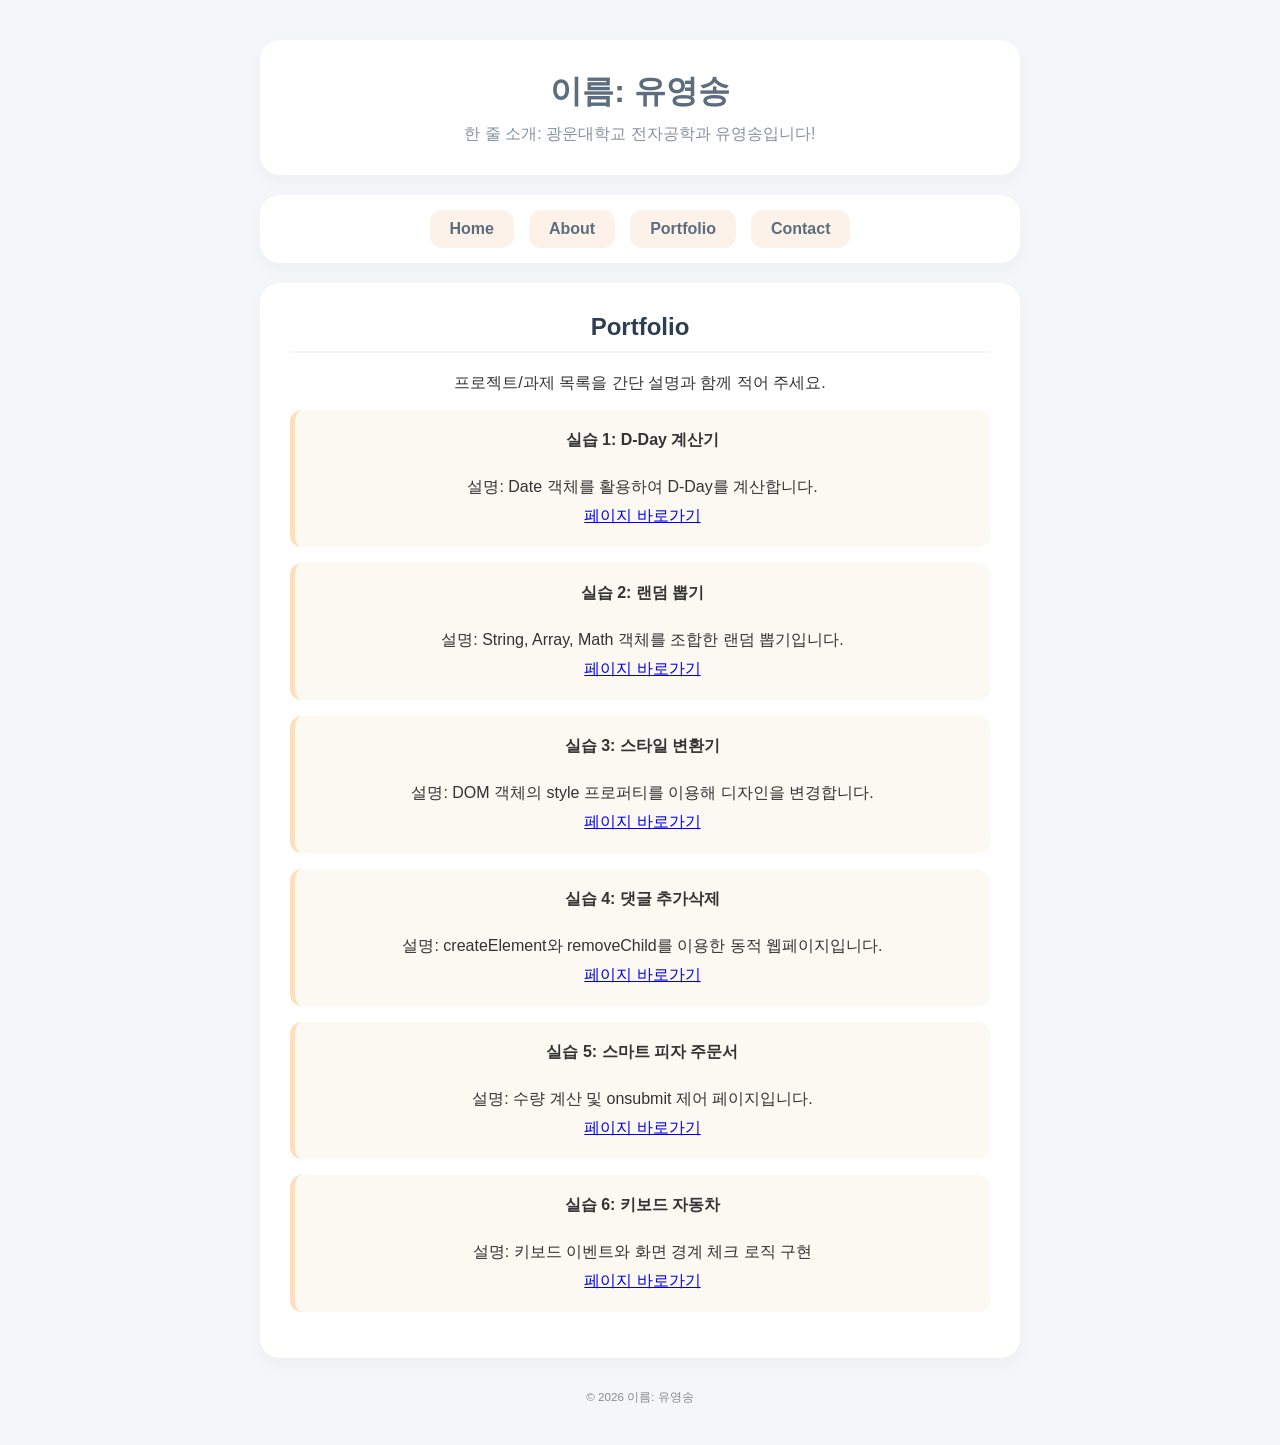
<file: portfolio.html>
<!DOCTYPE html>
<html lang="ko">

<head>
  <meta charset="UTF-8" />
  <meta name="viewport" content="width=device-width, initial-scale=1.0" />
  <title>인터넷활용 실습 템플릿</title>
  <link rel="stylesheet" href="style2.css">
  <style>
    /* ----- 포트폴리오 섹션 레이아웃 ----- */
    .portfolio-section {
      text-align: left;
      /* 메인 콘텐츠 카드는 안정감 있게 왼쪽 정렬 */
    }

    .portfolio-section h2 {
      margin-top: 0;
      color: #2c3e50;
      font-size: 24px;
      border-bottom: 2px solid #f4f6f9;
      /* 콘텐츠 구분을 위한 연한 파스텔 선 */
      padding-bottom: 10px;
    }

    .intro-text {
      color: #7f8c8d;
      font-size: 15px;
      margin-bottom: 25px;
    }

    /* ----- 프로젝트 리스트 및 카드 (ol 태그 확장) ----- */
    .project-list {
      display: flex;
      flex-direction: column;
      gap: 16px;
      /* 프로젝트 카드 간격 */
    }

    /* 개별 프로젝트 미니 카드 스타일 */
    .project-item {
      background-color: #fcf8f2;
      /* 공통 흰색 카드 배경과 대비되는 연한 웜톤 */
      border-left: 5px solid #ffdfba;
      /* 왼쪽 파스텔 오렌지색 포인트 선 */
      padding: 20px;
      border-radius: 12px;
      box-shadow: 0 2px 8px rgba(0, 0, 0, 0.01);
      transition: transform 0.2s, box-shadow 0.2s;
      display: flex;
      flex-direction: column;
      gap: 8px;
    }

    /* 마우스 호버 시 우측으로 살짝 이동하는 인터랙션 */
    .project-item:hover {
      transform: translateX(4px);
      box-shadow: 0 4px 12px rgba(0, 0, 0, 0.04);
    }

    .project-title {
      font-size: 17px;
      color: #34495e;
      display: block;
    }

    .project-desc {
      font-size: 14px;
      color: #7f8c8d;
      line-height: 1.5;
    }

    /* ----- 링크 버튼 스타일 (공통 버튼 느낌 반영) ----- */
    .project-link {
      align-self: flex-start;
      /* 버튼이 너비를 100% 다 차지하지 않도록 설정 */
      text-decoration: none;
      font-size: 13px;
      font-weight: bold;
      color: #4b6584;
      background-color: #bae1ff;
      /* 공통 톤에 어울리는 파스텔 블루 */
      padding: 6px 14px;
      border-radius: 8px;
      margin-top: 5px;
      transition: all 0.2s ease;
      box-shadow: 0 2px 6px rgba(0, 0, 0, 0.03);
    }

    .project-link:hover {
      background-color: #a5d4fc;
      color: #2f3640;
      transform: translateY(-1px);
    }
  </style>
</head>

<body>
  <header>
    <h1>이름: 유영송</h1>
    <p class="subtitle">한 줄 소개: 광운대학교 전자공학과 유영송입니다!</p>
  </header>
  <nav>
    <a href="index.html">Home</a>
    <a href="about.html">About</a>
    <a href="portfolio.html">Portfolio</a>
    <a href="contact.html">Contact</a>
  </nav>
  <main class="container">
    <section>
      <h2>Portfolio</h2>
      <p>프로젝트/과제 목록을 간단 설명과 함께 적어 주세요.</p>
      <ol class="project-list">
        <li class = "project-item">
          <strong>실습 1: D-Day 계산기</strong><br>
          설명: Date 객체를 활용하여 D-Day를 계산합니다.
          <br><a href="dday.html">페이지 바로가기</a>
        </li>
        <li class = "project-item">
          <strong>실습 2: 랜덤 뽑기</strong><br>
          설명: String, Array, Math 객체를 조합한 랜덤 뽑기입니다.
          <br><a href="random.html">페이지 바로가기</a>
        </li>
        <li class="project-item">
          <strong>실습 3: 스타일 변환기</strong><br>
          설명: DOM 객체의 style 프로퍼티를 이용해 디자인을 변경합니다.<br><a href="dom_style.html">페이지 바로가기</a>
        </li>
        <li class="project-item">
          <strong>실습 4: 댓글 추가삭제</strong><br>
          설명: createElement와 removeChild를 이용한 동적 웹페이지입니다.<br><a href="dom_list.html">페이지 바로가기</a>
        </li>
        <li class="project-item">
          <strong>실습 5: 스마트 피자 주문서</strong><br>
          설명: 수량 계산 및 onsubmit 제어 페이지입니다.<br><a href="event_oder.html">페이지 바로가기</a>
        </li>
        <li class="project-item">
          <strong>실습 6: 키보드 자동차</strong><br>
          설명: 키보드 이벤트와 화면 경계 체크 로직 구현<br><a href="event_car.html">페이지 바로가기</a>
        </li>
      </ol>
    </section>
  </main>
  <footer>
    <small>&copy; <span id="year"></span> 이름: 유영송</small>
  </footer>
  <script src="script.js"></script>
</body>

</html>
</file>
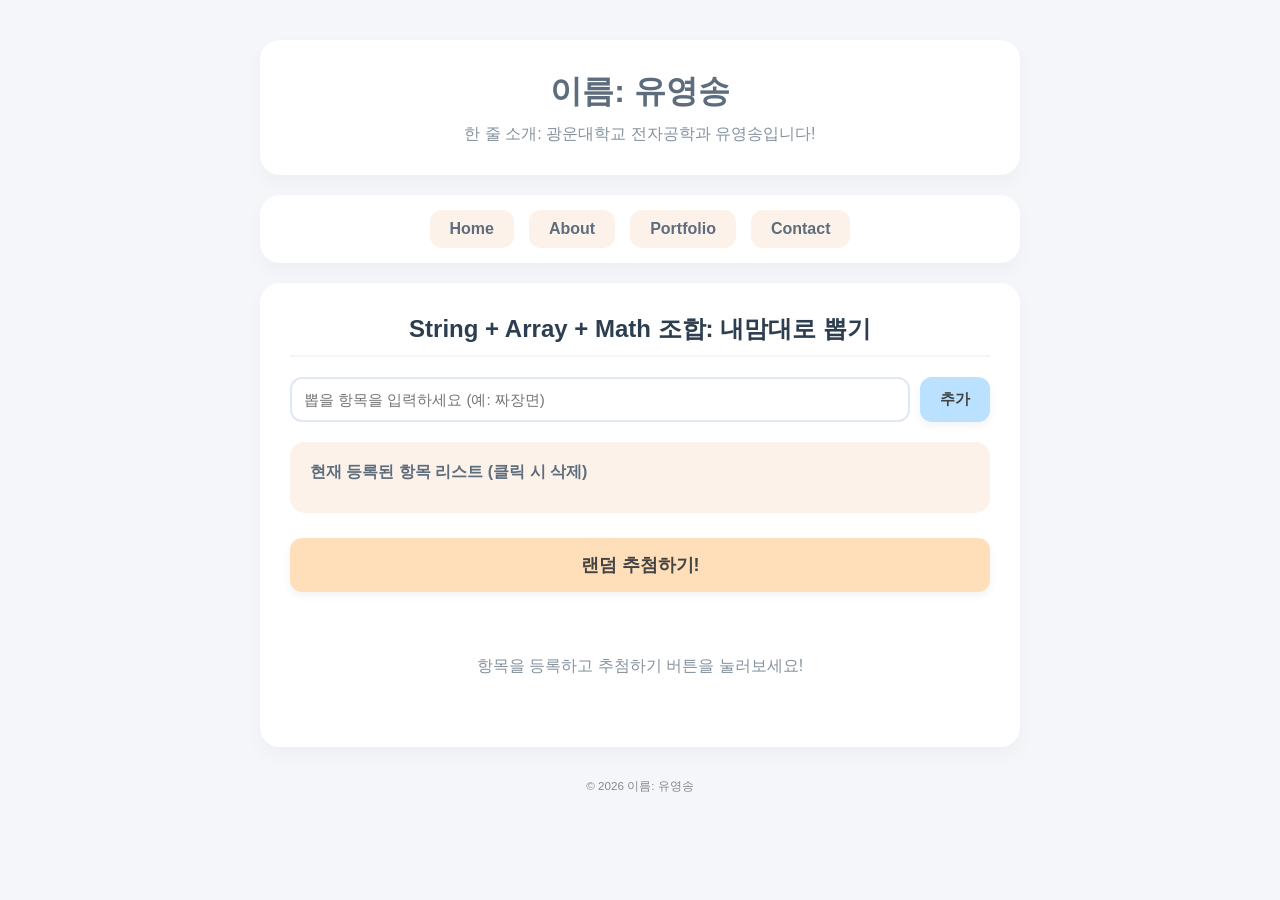
<file: random.html>
<!DOCTYPE html>
<html lang="ko">

<head>
    <meta charset="UTF-8" />
    <meta name="viewport" content="width=device-width, initial-scale=1.0" />
    <title>인터넷활용 실습 템플릿</title>
    <link rel="stylesheet" href="style2.css">
    <script>
        // 입력한 항목들을 담아둘 빈 전역 배열 선언
        let itemList = [];

        // 1. 항목을 리스트(배열)에 추가하는 함수
        function addItem() {
            let inputElem = document.getElementById("itemInput");
            let value = inputElem.value.trim();

            // 빈 값 체크
            if (value === "") {
                alert("내용을 입력해 주세요!");
                inputElem.focus();
                return;
            }

            // 배열에 노출할 값 저장
            itemList.push(value);

            // 화면 갱신
            renderItems();

            // 인풋창 비우기
            inputElem.value = "";
            inputElem.focus();
        }

        // 2. 입력된 항목 배열을 바탕으로 화면에 예쁜 '태그 칩' 형태로 그려주는 함수
        function renderItems() {
            let poolContainer = document.getElementById("itemPool");
            poolContainer.innerHTML = ""; // 기존 목록 초기화

            // 배열을 돌며 개별 요소를 span 태그 칩으로 생성
            itemList.forEach(function (item, index) {
                let chip = document.createElement("span");
                chip.textContent = item + " ✕"; // 시각적인 삭제 가이드

                // 인라인 스타일로 귀여운 파스텔톤 태그 스타일링
                chip.style.backgroundColor = "#ffffff";
                chip.style.border = "1px solid #ffdfba";
                chip.style.padding = "6px 12px";
                chip.style.borderRadius = "20px";
                chip.style.fontSize = "14px";
                chip.style.cursor = "pointer";
                chip.style.display = "inline-block";
                chip.style.transition = "all 0.2s";

                // 클릭했을 때 해당 아이템을 리스트에서 빼버리는 위트 구현!
                chip.onclick = function () {
                    itemList.splice(index, 1); // 배열에서 삭제
                    renderItems(); // 화면 다시 그리기
                };

                poolContainer.appendChild(chip);
            });
        }

        // 3. 배열 안에서 주사위를 굴려 무작위로 하나를 선택하는 추첨 함수
        function pickRandom() {
            let resultBox = document.getElementById("lotteryResult");

            // 등록된 항목이 없으면 조기 가드
            if (itemList.length === 0) {
                resultBox.innerHTML = "<h3 style='color: #d9534f;'>항목을 먼저 추가해 주세요!</h3>";
                return;
            }

            // Math 객체 활용 랜덤 인덱스 공식
            let randomIndex = Math.floor(Math.random() * itemList.length);
            let finalChoice = itemList[randomIndex];

            // 결과 영역에 애니메이션 텍스트 주입
            resultBox.innerHTML = `
            <h3 style="margin: 0 0 10px 0;">당신의 선택은...</h3>
            <h1 style="color: #512e5f; background-color: #f4ecf7; padding: 25px 40px; border-radius: 15px; display: inline-block; margin: 0; box-shadow: 0 4px 15px rgba(0,0,0,0.02);">
                ${finalChoice}
            </h1>
        `;
        }

        // 편의 기능: 엔터 쳐도 아이템 들어가게 하기
        function handleEnterKey(event) {
            if (event.key === 'Enter') {
                addItem();
            }
        }
    </script>
</head>

<body>
    <header>
        <h1>이름: 유영송</h1>
        <p class="subtitle">한 줄 소개: 광운대학교 전자공학과 유영송입니다!</p>
    </header>
    <nav>
        <a href="index.html">Home</a>
        <a href="about.html">About</a>
        <a href="portfolio.html">Portfolio</a>
        <a href="contact.html">Contact</a>
    </nav>
    <main class="container">
        <section class="lottery-section">
            <h2>String + Array + Math 조합: 내맘대로 뽑기</h2>

            <div class="lottery-input-area" style="display: flex; gap: 10px; margin-bottom: 20px;">
                <input type="text" id="itemInput" placeholder="뽑을 항목을 입력하세요 (예: 짜장면)" onkeypress="handleEnterKey(event)"
                    style="flex-grow: 1; padding: 12px; border: 2px solid #e2e8f0; border-radius: 12px; font-size: 15px; outline: none;">
                <button onclick="addItem()"
                    style="background-color: #bae1ff; font-weight: bold; padding: 12px 20px; border: none; border-radius: 12px; cursor: pointer;">추가</button>
            </div>

            <div class="item-pool-container"
                style="background-color: #fdf2e9; padding: 20px; border-radius: 15px; text-align: left; margin-bottom: 25px;">
                <h4 style="margin: 0 0 10px 0; color: #5d6d7e;">현재 등록된 항목 리스트 (클릭 시 삭제)</h4>
                <div id="itemPool" style="display: flex; flex-wrap: wrap; gap: 8px;"></div>
            </div>

            <button onclick="pickRandom()"
                style="background-color: #ffdfba; font-size: 18px; font-weight: bold; width: 100%; padding: 15px; border: none; border-radius: 12px; cursor: pointer; margin-bottom: 25px; box-shadow: 0 4px 10px rgba(0,0,0,0.05);">
                랜덤 추첨하기!</button>

            <div id="lotteryResult"
                style="min-height: 100px; display: flex; flex-direction: column; justify-content: center; align-items: center;">
                <p style="color: #85929e;">항목을 등록하고 추첨하기 버튼을 눌러보세요!</p>
            </div>
        </section>
    </main>
    <footer>
        <small>&copy; <span id="year"></span> 이름: 유영송</small>
    </footer>
    <script src="script.js"></script>
</body>

</html>
</file>
<file: style2.css>
/* 기본 배경 및 폰트 설정 */
body {
    font-family: 'Noto Sans KR', sans-serif;
    text-align: center;
    background-color: #f4f6f9;
    /* 부드러운 파스텔톤 배경 */
    color: #333;
    margin: 0;
    padding: 40px 20px;
}

h2 {
    text-align: center;
    color: #2c3e50;
    margin-top: 0;
    border-bottom: 2px solid #f4f6f9;
    padding-bottom: 10px;
}

/* 카드 형식 공통 스타일 */
header,
nav,
.container {
    background-color: #ffffff;
    border-radius: 20px;
    box-shadow: 0 8px 20px rgba(0, 0, 0, 0.03);
    /* 은은한 그림자 */
    max-width: 700px;
    margin: 0 auto 20px auto;
    padding: 30px;
}

/* 헤더 스타일 */
header h1 {
    margin: 0 0 10px 0;
    color: #5d6d7e;
}

.subtitle {
    color: #85929e;
    margin: 0;
}

/* 내비게이션 스타일 */
nav {
    padding: 15px 30px;
    display: flex;
    justify-content: center;
    gap: 15px;
}

nav a {
    text-decoration: none;
    color: #5d6d7e;
    font-weight: bold;
    padding: 10px 20px;
    border-radius: 12px;
    background-color: #fdf2e9;
    /* 연한 살구색 */
    transition: all 0.3s ease;
}

nav a:hover {
    background-color: #fae5d3;
    transform: translateY(-2px);
}

ul {
    list-style-type: none;
    /* 기본 불릿 제거 */
    padding: 0;
}

ol {
    list-style-type: none;
    /* 기본 불릿 제거 */
    padding: 0;
}

/* 타겟 문장 스타일 (메인 카드 내부) */
#target {
    font-size: 20px;
    font-weight: bold;
    padding: 40px 20px;
    border-radius: 15px;
    background-color: #f4ecf7;
    /* 연한 파스텔 보라색 */
    color: #512e5f;
    margin: 20px auto 30px auto;
    width: 85%;
    box-sizing: border-box;
    transition: all 0.3s ease;
}

/* 버튼 그룹 레이아웃 */
.btn-group {
    display: flex;
    flex-wrap: wrap;
    justify-content: center;
    gap: 12px;
}

/* 버튼 공통 스타일 */
button {
    padding: 12px 20px;
    font-size: 15px;
    font-weight: bold;
    font-family: inherit;
    cursor: pointer;
    border: none;
    border-radius: 12px;
    color: #444;
    transition: transform 0.2s, filter 0.3s;
    box-shadow: 0 4px 10px rgba(0, 0, 0, 0.05);
}

button:hover {
    filter: brightness(0.95);
}

button:active {
    transform: scale(0.95);
}


/* 푸터 스타일 */
footer {
    margin-top: 30px;
    color: #888;
    font-size: 14px;
}
</file>
